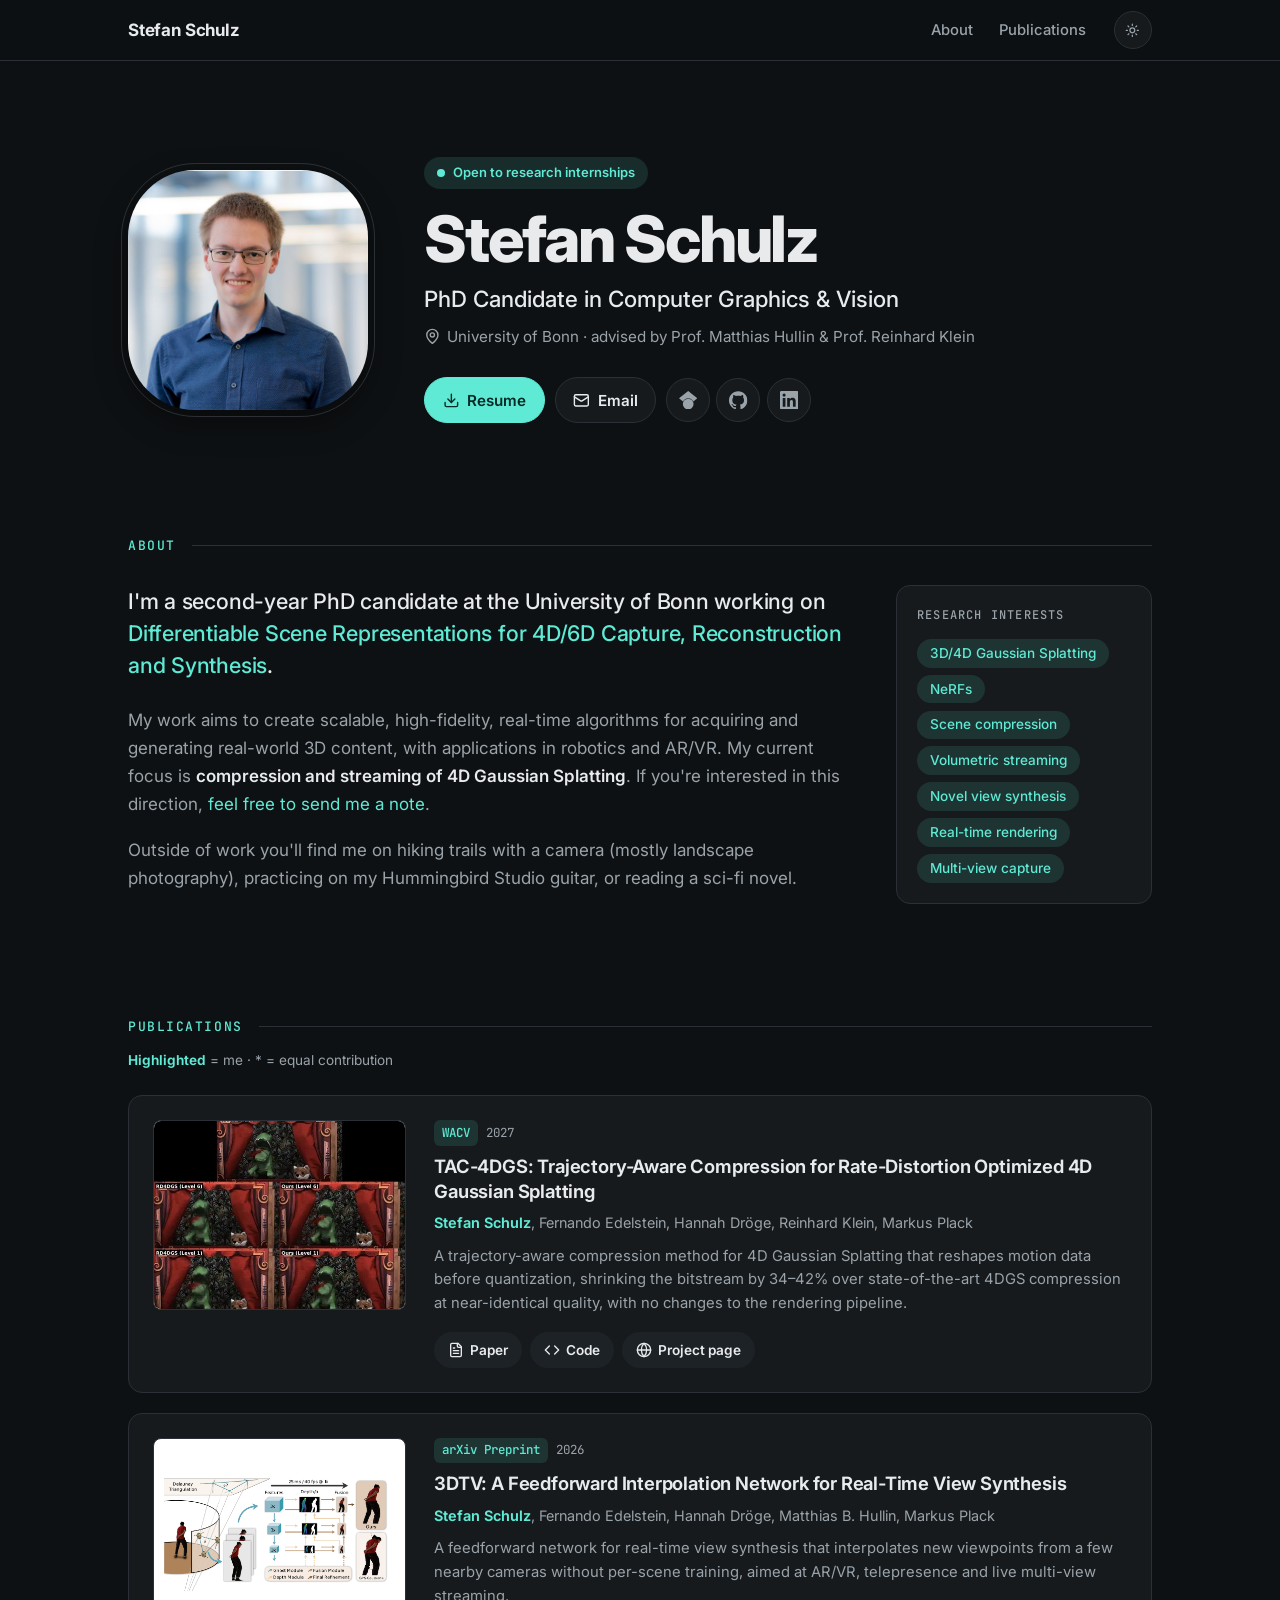
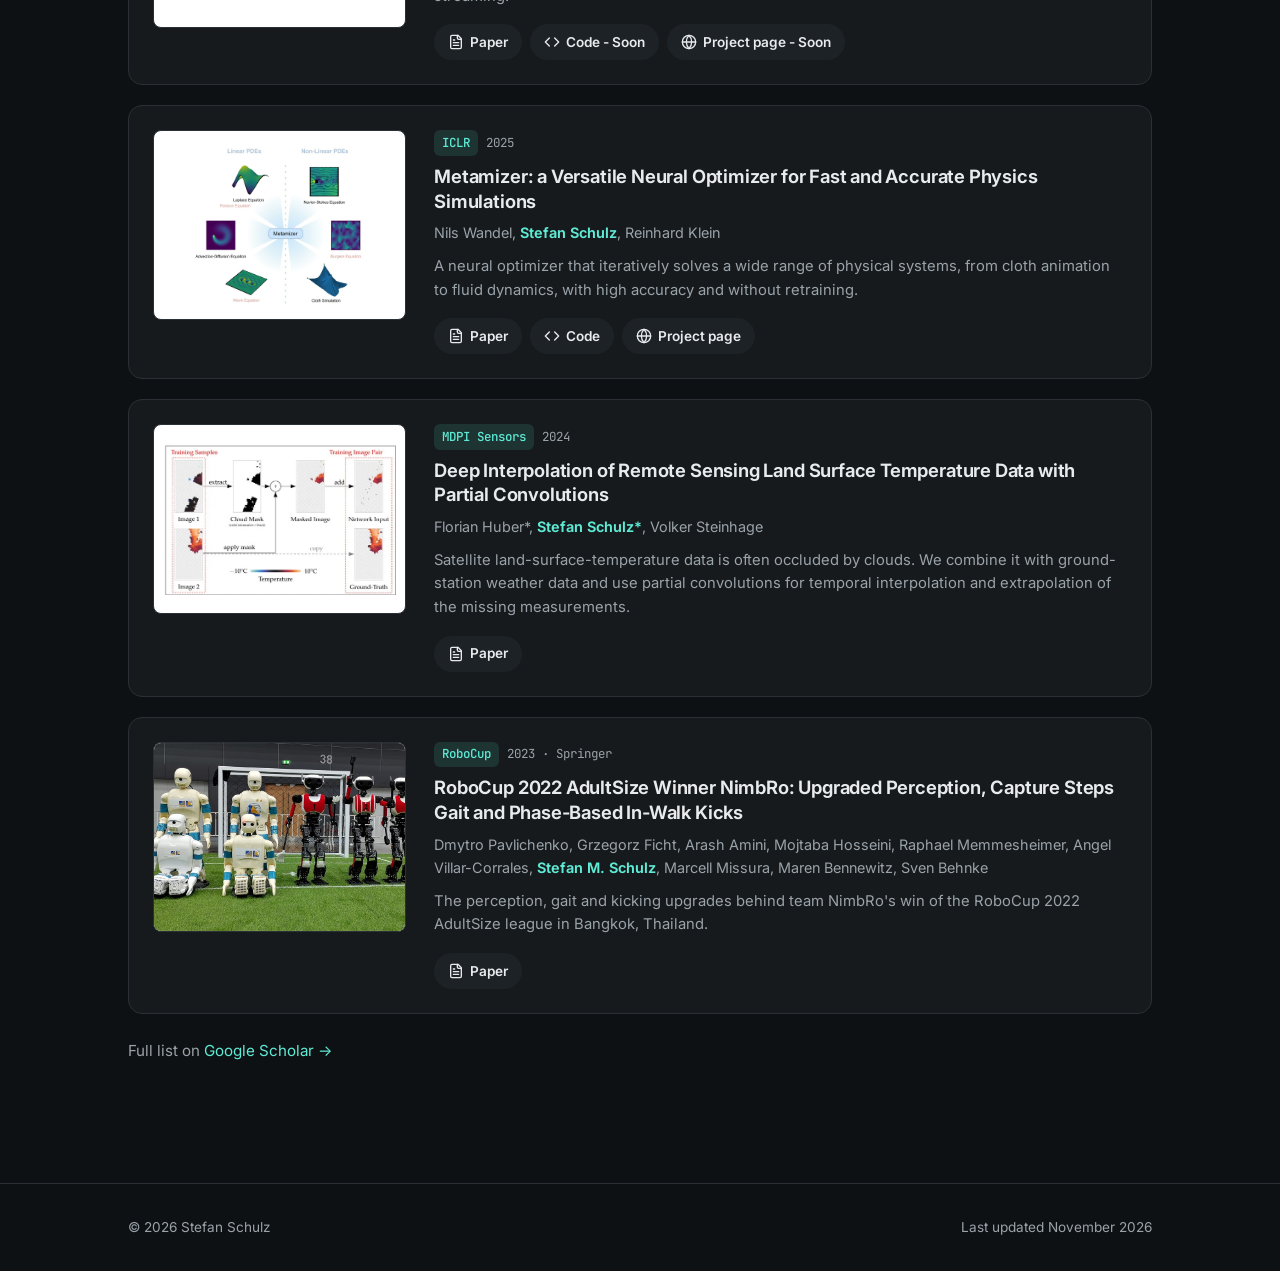
<file: index.html>
<!DOCTYPE html>
<html lang="en" data-theme="dark">
<head>
    <meta charset="UTF-8">
    <meta name="viewport" content="width=device-width, initial-scale=1.0, viewport-fit=cover">
    <title>Stefan Schulz · PhD Candidate, University of Bonn</title>
    <meta name="description" content="Stefan Schulz is a PhD candidate at the University of Bonn working on differentiable scene representations for 4D capture, reconstruction and synthesis in computer graphics and vision.">
    <meta name="author" content="Stefan Schulz">
    <meta name="theme-color" content="#0e1113">

    <!-- Link previews (Slack, LinkedIn, X, ...) -->
    <meta property="og:type" content="profile">
    <meta property="og:title" content="Stefan Schulz · PhD Candidate in Computer Graphics & Vision">
    <meta property="og:description" content="Differentiable scene representations for 4D capture, reconstruction and synthesis. University of Bonn.">
    <meta property="og:url" content="https://stefanmschulz.github.io/">
    <meta property="og:image" content="https://stefanmschulz.github.io/assets/web/profile.jpg">
    <meta name="twitter:card" content="summary">

    <link rel="icon" href="data:image/svg+xml,%3Csvg xmlns='http://www.w3.org/2000/svg' viewBox='0 0 64 64'%3E%3Crect width='64' height='64' rx='14' fill='%230f766e'/%3E%3Ctext x='50%25' y='54%25' dominant-baseline='middle' text-anchor='middle' font-family='Arial,sans-serif' font-weight='700' font-size='28' fill='white'%3ESS%3C/text%3E%3C/svg%3E">

    <link rel="preconnect" href="https://fonts.googleapis.com">
    <link rel="preconnect" href="https://fonts.gstatic.com" crossorigin>
    <link href="https://fonts.googleapis.com/css2?family=Inter:wght@400;500;600;700;800&family=JetBrains+Mono:wght@500&display=swap" rel="stylesheet">
    <link rel="stylesheet" href="styles.css">

    <!-- Dark by default; apply a saved choice before first paint to avoid a flash -->
    <script>
        try {
            var t = localStorage.getItem('theme');
            if (t === 'light' || t === 'dark') document.documentElement.dataset.theme = t;
        } catch (e) {}
    </script>

    <!-- Structured data: helps search engines connect this page to your profiles -->
    <script type="application/ld+json">
    {
        "@context": "https://schema.org",
        "@type": "Person",
        "name": "Stefan Schulz",
        "url": "https://stefanmschulz.github.io/",
        "image": "https://stefanmschulz.github.io/assets/web/profile.jpg",
        "jobTitle": "PhD Candidate",
        "affiliation": { "@type": "CollegeOrUniversity", "name": "University of Bonn" },
        "knowsAbout": ["Computer Graphics", "Computer Vision", "Neural Rendering", "3D Reconstruction", "Gaussian Splatting"],
        "sameAs": [
            "https://github.com/StefanMSchulz",
            "https://scholar.google.com/citations?user=WEFLPx4AAAAJ",
            "https://www.linkedin.com/in/stefan-m-schulz"
        ]
    }
    </script>
</head>
<body>

    <!-- Icon sprite (replaces the Font Awesome download) -->
    <svg class="sprite" aria-hidden="true" xmlns="http://www.w3.org/2000/svg">
        <symbol id="i-mail" viewBox="0 0 24 24"><rect width="20" height="16" x="2" y="4" rx="2"/><path d="m22 7-8.97 5.7a1.94 1.94 0 0 1-2.06 0L2 7"/></symbol>
        <symbol id="i-download" viewBox="0 0 24 24"><path d="M21 15v4a2 2 0 0 1-2 2H5a2 2 0 0 1-2-2v-4"/><path d="m7 10 5 5 5-5"/><path d="M12 15V3"/></symbol>
        <symbol id="i-file" viewBox="0 0 24 24"><path d="M15 2H6a2 2 0 0 0-2 2v16a2 2 0 0 0 2 2h12a2 2 0 0 0 2-2V7Z"/><path d="M14 2v4a2 2 0 0 0 2 2h4"/><path d="M16 13H8"/><path d="M16 17H8"/><path d="M10 9H8"/></symbol>
        <symbol id="i-code" viewBox="0 0 24 24"><path d="m16 18 6-6-6-6"/><path d="m8 6-6 6 6 6"/></symbol>
        <symbol id="i-globe" viewBox="0 0 24 24"><circle cx="12" cy="12" r="10"/><path d="M12 2a14.5 14.5 0 0 0 0 20 14.5 14.5 0 0 0 0-20"/><path d="M2 12h20"/></symbol>
        <symbol id="i-pin" viewBox="0 0 24 24"><path d="M20 10c0 6-8 12-8 12s-8-6-8-12a8 8 0 0 1 16 0Z"/><circle cx="12" cy="10" r="3"/></symbol>
        <symbol id="i-sun" viewBox="0 0 24 24"><circle cx="12" cy="12" r="4"/><path d="M12 2v2M12 20v2M4.93 4.93l1.41 1.41M17.66 17.66l1.41 1.41M2 12h2M20 12h2M6.34 17.66l-1.41 1.41M19.07 4.93l-1.41 1.41"/></symbol>
        <symbol id="i-moon" viewBox="0 0 24 24"><path d="M12 3a6 6 0 0 0 9 9 9 9 0 1 1-9-9Z"/></symbol>
        <symbol id="i-github" viewBox="0 0 24 24"><path fill="currentColor" stroke="none" d="M12 .297c-6.63 0-12 5.373-12 12 0 5.303 3.438 9.8 8.205 11.385.6.113.82-.258.82-.577 0-.285-.01-1.04-.015-2.04-3.338.724-4.042-1.61-4.042-1.61C4.422 18.07 3.633 17.7 3.633 17.7c-1.087-.744.084-.729.084-.729 1.205.084 1.838 1.236 1.838 1.236 1.07 1.835 2.809 1.305 3.495.998.108-.776.417-1.305.76-1.605-2.665-.3-5.466-1.332-5.466-5.93 0-1.31.465-2.38 1.235-3.22-.135-.303-.54-1.523.105-3.176 0 0 1.005-.322 3.3 1.23.96-.267 1.98-.399 3-.405 1.02.006 2.04.138 3 .405 2.28-1.552 3.285-1.23 3.285-1.23.645 1.653.24 2.873.12 3.176.765.84 1.23 1.91 1.23 3.22 0 4.61-2.805 5.625-5.475 5.92.42.36.81 1.096.81 2.22 0 1.606-.015 2.896-.015 3.286 0 .315.21.69.825.57C20.565 22.092 24 17.592 24 12.297c0-6.627-5.373-12-12-12"/></symbol>
        <symbol id="i-scholar" viewBox="0 0 24 24"><path fill="currentColor" stroke="none" d="M5.242 13.769 0 9.5 12 0l12 9.5-5.242 4.269C17.548 11.249 14.978 9.5 12 9.5c-2.977 0-5.548 1.748-6.758 4.269zM12 10a7 7 0 1 0 0 14 7 7 0 0 0 0-14z"/></symbol>
        <symbol id="i-linkedin" viewBox="0 0 24 24"><path fill="currentColor" stroke="none" d="M20.447 20.452h-3.554v-5.569c0-1.328-.027-3.037-1.852-3.037-1.853 0-2.136 1.445-2.136 2.939v5.667H9.351V9h3.414v1.561h.046c.477-.93 1.637-1.84 3.37-1.84 3.601 0 4.267 2.37 4.267 4.455v6.286zM5.337 7.433a2.062 2.062 0 1 1 0-4.125 2.062 2.062 0 0 1 0 4.125zm1.782 13.019H3.555V9h3.564v11.452zM22.225 0H1.771C.792 0 0 .774 0 1.729v20.542C0 23.227.792 24 1.771 24h20.451C23.2 24 24 23.227 24 22.271V1.729C24 .774 23.2 0 22.222 0h.003z"/></symbol>
    </svg>

    <a class="skip-link" href="#main">Skip to content</a>

    <header class="site-header">
        <div class="container header-inner">
            <a href="#top" class="brand">Stefan Schulz</a>
            <nav class="site-nav" aria-label="Main">
                <a href="#about">About</a>
                <a href="#publications">Publications</a>
            </nav>
            <button class="theme-toggle" type="button" aria-label="Toggle dark mode">
                <svg class="icon icon-moon"><use href="#i-moon"/></svg>
                <svg class="icon icon-sun"><use href="#i-sun"/></svg>
            </button>
        </div>
    </header>

    <main id="main">

        <!-- ============ HERO ============ -->
        <section id="top" class="hero container">
            <img src="assets/web/profile.jpg" width="640" height="640" alt="Portrait of Stefan Schulz" class="hero-photo" fetchpriority="high">

            <div class="hero-text">
                <p class="status"><span class="status-dot" aria-hidden="true"></span>Open to research internships</p>
                <h1>Stefan Schulz</h1>
                <p class="role">PhD Candidate in Computer Graphics &amp; Vision</p>
                <p class="affiliation">
                    <svg class="icon"><use href="#i-pin"/></svg>
                    University of Bonn · advised by Prof. Matthias Hullin & Prof. Reinhard Klein
                </p>

                <div class="hero-actions">
                    <a href="certificates/Resume.pdf" target="_blank" rel="noopener" class="btn btn-primary">
                        <svg class="icon"><use href="#i-download"/></svg> Resume
                    </a>
                    <a href="mailto:stefanm.schulz@t-online.de" class="btn">
                        <svg class="icon"><use href="#i-mail"/></svg> Email
                    </a>
                    <div class="socials">
                        <a href="https://scholar.google.com/citations?user=WEFLPx4AAAAJ&amp;hl=en" target="_blank" rel="noopener" class="icon-btn" aria-label="Google Scholar" title="Google Scholar">
                            <svg class="icon"><use href="#i-scholar"/></svg>
                        </a>
                        <a href="https://github.com/StefanMSchulz" target="_blank" rel="noopener" class="icon-btn" aria-label="GitHub" title="GitHub">
                            <svg class="icon"><use href="#i-github"/></svg>
                        </a>
                        <a href="https://www.linkedin.com/in/stefan-m-schulz" target="_blank" rel="noopener" class="icon-btn" aria-label="LinkedIn" title="LinkedIn">
                            <svg class="icon"><use href="#i-linkedin"/></svg>
                        </a>
                    </div>
                </div>
            </div>
        </section>

        <!-- ============ ABOUT ============ -->
        <section id="about" class="section container">
            <h2 class="section-label">About</h2>
            <div class="about-grid">
                <div class="prose">
                    <p class="lead">
                        I'm a second-year PhD candidate at the University of Bonn working on
                        <em>Differentiable Scene Representations for 4D/6D Capture, Reconstruction and Synthesis</em>.
                    </p>
                    <p>
                        My work aims to create scalable, high-fidelity, real-time algorithms for acquiring and generating
                        real-world 3D content, with applications in robotics and AR/VR. My current focus is
                        <strong>compression and streaming of 4D Gaussian Splatting</strong>. If you're interested in this direction,
                        <a href="mailto:stefanm.schulz@t-online.de">feel free to send me a note</a>.
                    </p>
                    <p>
                        Outside of work you'll find me on hiking trails with a camera (mostly landscape photography),
                        practicing on my Hummingbird Studio guitar, or reading a sci-fi novel.
                    </p>
                </div>
                <div class="interests">
                    <h3 class="interests-label">Research interests</h3>
                    <ul class="tags">
                        <li>3D/4D Gaussian Splatting</li>
                        <li>NeRFs</li>
                        <li>Scene compression</li>
                        <li>Volumetric streaming</li>
                        <li>Novel view synthesis</li>
                        <li>Real-time rendering</li>
                        <li>Multi-view capture</li>
                    </ul>
                </div>
            </div>
        </section>

        <!-- ============ PUBLICATIONS ============ -->
        <section id="publications" class="section container">
            <h2 class="section-label">Publications</h2>
            <p class="section-note"><span class="me">Highlighted</span> = me · * = equal contribution</p>

            <ol class="pub-list">
                <li class="pub">
                    <a class="pub-thumb pub-thumb-photo" href="https://stefanmschulz.github.io/TAC-4DGS_webpage/" target="_blank" rel="noopener" tabindex="-1" aria-hidden="true">
                        <img src="assets/web/tac4dgs.webp" width="500" height="398" loading="lazy" alt="">
                    </a>
                    <div class="pub-body">
                        <p class="pub-venue"><span class="venue-tag">WACV</span> 2027</p>
                        <h3 class="pub-title">TAC-4DGS: Trajectory-Aware Compression for Rate-Distortion Optimized 4D Gaussian Splatting</h3>
                        <p class="pub-authors"><span class="me">Stefan Schulz</span>, Fernando Edelstein, Hannah Dröge, Reinhard Klein, Markus Plack</p>
                        <p class="pub-summary">
                            A trajectory-aware compression method for 4D Gaussian Splatting that reshapes 
                            motion data before quantization, shrinking the bitstream by 34–42% over state-of-the-art 
                            4DGS compression at near-identical quality, with no changes to the rendering pipeline.  
                        </p>
                        <div class="pub-links">
                            <a href="https://stefanmschulz.github.io/certificates/tac4dgs.pdf" target="_blank" rel="noopener"><svg class="icon"><use href="#i-file"/></svg>Paper</a>
                            <a href="https://github.com/StefanMSchulz/TAC-4DGS" target="_blank" rel="noopener"><svg class="icon"><use href="#i-code"/></svg>Code</a>
                            <a href="https://stefanmschulz.github.io/TAC-4DGS_webpage/" target="_blank" rel="noopener"><svg class="icon"><use href="#i-globe"/></svg>Project page</a>
                        </div>
                    </div>
                </li>

                <li class="pub">
                    <a class="pub-thumb" href="https://stefanmschulz.github.io/TAC-4DGS_webpage/" target="_blank" rel="noopener" tabindex="-1" aria-hidden="true">
                        <img src="assets/web/3dtv.png" width="960" height="901" loading="lazy" alt="">
                    </a>
                    <div class="pub-body">
                        <p class="pub-venue"><span class="venue-tag">arXiv Preprint</span> 2026</p>
                        <h3 class="pub-title">3DTV: A Feedforward Interpolation Network for Real-Time View Synthesis</h3>
                        <p class="pub-authors"><span class="me">Stefan Schulz</span>, Fernando Edelstein, Hannah Dröge, Matthias B. Hullin, Markus Plack</p>
                        <p class="pub-summary">
                            A feedforward network for real-time view synthesis that interpolates new viewpoints 
                            from a few nearby cameras without per-scene training, aimed at AR/VR, telepresence 
                            and live multi-view streaming.
                        </p>
                        <div class="pub-links">
                            <a href="https://arxiv.org/pdf/2604.11211" target="_blank" rel="noopener"><svg class="icon"><use href="#i-file"/></svg>Paper</a>
                            <a href="https://github.com/StefanMSchulz/3DTV" target="_blank" rel="noopener"><svg class="icon"><use href="#i-code"/></svg>Code - Soon</a>
                            <a href="https://stefanmschulz.github.io/3DTV_webpage/" target="_blank" rel="noopener"><svg class="icon"><use href="#i-globe"/></svg>Project page - Soon</a>
                        </div>
                    </div>
                </li>

                <li class="pub">
                    <a class="pub-thumb" href="https://wandeln.github.io/Metamizer_webpage/" target="_blank" rel="noopener" tabindex="-1" aria-hidden="true">
                        <img src="assets/web/metamizer.jpg" width="960" height="901" loading="lazy" alt="">
                    </a>
                    <div class="pub-body">
                        <p class="pub-venue"><span class="venue-tag">ICLR</span> 2025</p>
                        <h3 class="pub-title">Metamizer: a Versatile Neural Optimizer for Fast and Accurate Physics Simulations</h3>
                        <p class="pub-authors">Nils Wandel, <span class="me">Stefan Schulz</span>, Reinhard Klein</p>
                        <p class="pub-summary">
                            A neural optimizer that iteratively solves a wide range of physical systems, from cloth
                            animation to fluid dynamics, with high accuracy and without retraining.
                        </p>
                        <div class="pub-links">
                            <a href="https://arxiv.org/pdf/2410.19746" target="_blank" rel="noopener"><svg class="icon"><use href="#i-file"/></svg>Paper</a>
                            <a href="https://github.com/wandeln/Metamizer" target="_blank" rel="noopener"><svg class="icon"><use href="#i-code"/></svg>Code</a>
                            <a href="https://wandeln.github.io/Metamizer_webpage/" target="_blank" rel="noopener"><svg class="icon"><use href="#i-globe"/></svg>Project page</a>
                        </div>
                    </div>
                </li>

                <li class="pub">
                    <a class="pub-thumb" href="https://www.mdpi.com/1424-8220/24/5/1604" target="_blank" rel="noopener" tabindex="-1" aria-hidden="true">
                        <img src="assets/web/partialconv.png" width="546" height="357" loading="lazy" alt="">
                    </a>
                    <div class="pub-body">
                        <p class="pub-venue"><span class="venue-tag">MDPI Sensors</span> 2024</p>
                        <h3 class="pub-title">Deep Interpolation of Remote Sensing Land Surface Temperature Data with Partial Convolutions</h3>
                        <p class="pub-authors">Florian Huber*, <span class="me">Stefan Schulz*</span>, Volker Steinhage</p>
                        <p class="pub-summary">
                            Satellite land-surface-temperature data is often occluded by clouds. We combine it with
                            ground-station weather data and use partial convolutions for temporal interpolation and
                            extrapolation of the missing measurements.
                        </p>
                        <div class="pub-links">
                            <a href="https://www.mdpi.com/1424-8220/24/5/1604" target="_blank" rel="noopener"><svg class="icon"><use href="#i-file"/></svg>Paper</a>
                        </div>
                    </div>
                </li>

                <li class="pub">
                    <a class="pub-thumb pub-thumb-photo" href="https://arxiv.org/abs/2302.02956" target="_blank" rel="noopener" tabindex="-1" aria-hidden="true">
                        <img src="assets/web/robocup.jpg" width="960" height="583" loading="lazy" alt="">
                    </a>
                    <div class="pub-body">
                        <p class="pub-venue"><span class="venue-tag">RoboCup</span> 2023 · Springer</p>
                        <h3 class="pub-title">RoboCup 2022 AdultSize Winner NimbRo: Upgraded Perception, Capture Steps Gait and Phase-Based In-Walk Kicks</h3>
                        <p class="pub-authors">
                            Dmytro Pavlichenko, Grzegorz Ficht, Arash Amini, Mojtaba Hosseini, Raphael Memmesheimer,
                            Angel Villar-Corrales, <span class="me">Stefan M. Schulz</span>, Marcell Missura,
                            Maren Bennewitz, Sven Behnke
                        </p>
                        <p class="pub-summary">
                            The perception, gait and kicking upgrades behind team NimbRo's win of the RoboCup 2022
                            AdultSize league in Bangkok, Thailand.
                        </p>
                        <div class="pub-links">
                            <a href="https://arxiv.org/pdf/2302.02956" target="_blank" rel="noopener"><svg class="icon"><use href="#i-file"/></svg>Paper</a>
                        </div>
                    </div>
                </li>
            </ol>

            <p class="more-link">
                Full list on <a href="https://scholar.google.com/citations?user=WEFLPx4AAAAJ&amp;hl=en" target="_blank" rel="noopener">Google Scholar →</a>
            </p>
        </section>
    </main>

    <footer class="site-footer">
        <div class="container footer-inner">
            <span>© 2026 Stefan Schulz</span>
            <span>Last updated November 2026</span>
        </div>
    </footer>

    <script>
        // Theme toggle: dark by default until the visitor picks one.
        (function () {
            var root = document.documentElement;
            var btn = document.querySelector('.theme-toggle');
            btn.addEventListener('click', function () {
                var current = root.dataset.theme ||
                    (matchMedia('(prefers-color-scheme: dark)').matches ? 'dark' : 'light');
                var next = current === 'dark' ? 'light' : 'dark';
                root.dataset.theme = next;
                try { localStorage.setItem('theme', next); } catch (e) {}
            });
        })();
    </script>
</body>
</html>
</file>
<file: styles.css>
/* ==========================================================================
   Stefan Schulz · personal site
   Light/dark via system preference, overridable with the header toggle
   (sets <html data-theme="light|dark">). The previous design lives in /legacy.
   ========================================================================== */

:root {
    --bg: #f7f7f5;
    --surface: #ffffff;
    --surface-2: #f0f0ec;
    --text: #1b1f22;
    --text-muted: #5b636a;
    --border: #e3e3de;
    --accent: #0f766e;
    --accent-strong: #0b5e57;
    --accent-soft: #e0f2ef;
    --accent-contrast: #ffffff;
    --me: #0f766e;
    --shadow: 0 1px 2px rgba(16, 24, 32, .04), 0 4px 16px rgba(16, 24, 32, .06);
    --shadow-hover: 0 2px 4px rgba(16, 24, 32, .06), 0 12px 32px rgba(16, 24, 32, .10);
    --header-bg: rgba(247, 247, 245, .8);

    --radius: 14px;
    --radius-sm: 8px;
    --container: 68rem;
    --gutter: clamp(1rem, 4vw, 2rem);
    --font-sans: 'Inter', system-ui, -apple-system, 'Segoe UI', Roboto, sans-serif;
    --font-mono: 'JetBrains Mono', ui-monospace, 'SF Mono', Consolas, monospace;

    color-scheme: light;
}

/* Dark palette: once for the system setting, once for an explicit choice */
@media (prefers-color-scheme: dark) {
    :root:not([data-theme="light"]) {
        --bg: #0e1113;
        --surface: #161a1d;
        --surface-2: #1d2226;
        --text: #e8eaec;
        --text-muted: #9aa3aa;
        --border: #2a3035;
        --accent: #5eead4;
        --accent-strong: #99f6e4;
        --accent-soft: rgba(94, 234, 212, .12);
        --accent-contrast: #062b27;
        --me: #5eead4;
        --shadow: 0 1px 2px rgba(0, 0, 0, .3);
        --shadow-hover: 0 12px 32px rgba(0, 0, 0, .45);
        --header-bg: rgba(14, 17, 19, .75);
        color-scheme: dark;
    }
}
:root[data-theme="dark"] {
    --bg: #0e1113;
    --surface: #161a1d;
    --surface-2: #1d2226;
    --text: #e8eaec;
    --text-muted: #9aa3aa;
    --border: #2a3035;
    --accent: #5eead4;
    --accent-strong: #99f6e4;
    --accent-soft: rgba(94, 234, 212, .12);
    --accent-contrast: #062b27;
    --me: #5eead4;
    --shadow: 0 1px 2px rgba(0, 0, 0, .3);
    --shadow-hover: 0 12px 32px rgba(0, 0, 0, .45);
    --header-bg: rgba(14, 17, 19, .75);
    color-scheme: dark;
}

/* ---------- Base ---------- */
*, *::before, *::after { box-sizing: border-box; }

html {
    scroll-behavior: smooth;
    scroll-padding-top: 5rem;
    -webkit-text-size-adjust: 100%;
}

body {
    margin: 0;
    font-family: var(--font-sans);
    font-size: clamp(1rem, .96rem + .2vw, 1.0625rem);
    line-height: 1.65;
    color: var(--text);
    background: var(--bg);
    -webkit-font-smoothing: antialiased;
    text-rendering: optimizeLegibility;
    transition: background-color .25s, color .25s;
}

img { max-width: 100%; height: auto; display: block; }

a { color: var(--accent); text-decoration: none; }
a:hover { text-decoration: underline; text-underline-offset: 3px; }

:focus-visible {
    outline: 2px solid var(--accent);
    outline-offset: 3px;
    border-radius: 4px;
}

.container {
    width: 100%;
    max-width: var(--container);
    margin-inline: auto;
    padding-inline: max(var(--gutter), env(safe-area-inset-left, 0px));
}

.sprite { position: absolute; width: 0; height: 0; overflow: hidden; }

.icon {
    width: 1.1em;
    height: 1.1em;
    flex-shrink: 0;
    fill: none;
    stroke: currentColor;
    stroke-width: 2;
    stroke-linecap: round;
    stroke-linejoin: round;
}

.skip-link {
    position: absolute;
    left: 1rem;
    top: -3rem;
    z-index: 100;
    padding: .5rem 1rem;
    background: var(--accent);
    color: var(--accent-contrast);
    border-radius: var(--radius-sm);
}
.skip-link:focus { top: 1rem; }

/* ---------- Header ---------- */
.site-header {
    position: sticky;
    top: 0;
    z-index: 50;
    padding-top: env(safe-area-inset-top, 0px);
    background: var(--header-bg);
    backdrop-filter: saturate(180%) blur(12px);
    -webkit-backdrop-filter: saturate(180%) blur(12px);
    border-bottom: 1px solid var(--border);
}

.header-inner {
    display: flex;
    align-items: center;
    gap: 1rem;
    height: 3.75rem;
}

.brand {
    font-weight: 700;
    letter-spacing: -.01em;
    color: var(--text);
    white-space: nowrap;
}
.brand:hover { text-decoration: none; color: var(--accent); }

.site-nav {
    display: flex;
    gap: .25rem;
    margin-left: auto;
    overflow-x: auto;
    scrollbar-width: none;
}
.site-nav::-webkit-scrollbar { display: none; }

.site-nav a {
    color: var(--text-muted);
    font-size: .925rem;
    font-weight: 500;
    padding: .4rem .7rem;
    border-radius: 999px;
    white-space: nowrap;
    transition: color .15s, background-color .15s;
}
.site-nav a:hover { color: var(--text); background: var(--surface-2); text-decoration: none; }

.theme-toggle {
    display: grid;
    place-items: center;
    width: 2.4rem;
    height: 2.4rem;
    flex-shrink: 0;
    border: 1px solid var(--border);
    border-radius: 999px;
    background: var(--surface);
    color: var(--text-muted);
    cursor: pointer;
    transition: color .15s, border-color .15s;
}
.theme-toggle:hover { color: var(--accent); border-color: var(--accent); }
.theme-toggle .icon { grid-area: 1 / 1; }

/* Show the moon in light mode, the sun in dark mode */
.icon-sun { display: none; }
:root[data-theme="dark"] .icon-sun { display: block; }
:root[data-theme="dark"] .icon-moon { display: none; }
@media (prefers-color-scheme: dark) {
    :root:not([data-theme="light"]) .icon-sun { display: block; }
    :root:not([data-theme="light"]) .icon-moon { display: none; }
}

/* ---------- Hero ---------- */
.hero {
    display: grid;
    grid-template-columns: auto 1fr;
    align-items: center;
    gap: clamp(1.5rem, 5vw, 3.5rem);
    padding-block: clamp(3rem, 8vw, 6rem) clamp(2rem, 5vw, 3.5rem);
}

.hero-photo {
    width: clamp(9rem, 22vw, 15rem);
    aspect-ratio: 1;
    object-fit: cover;
    border-radius: 28%;
    box-shadow: var(--shadow-hover);
    outline: 1px solid var(--border);
    outline-offset: 6px;
}

.status {
    display: inline-flex;
    align-items: center;
    gap: .5rem;
    margin: 0 0 1rem;
    padding: .3rem .8rem;
    font-size: .8125rem;
    font-weight: 600;
    color: var(--accent);
    background: var(--accent-soft);
    border-radius: 999px;
}
.status-dot {
    width: .5rem;
    height: .5rem;
    border-radius: 50%;
    background: currentColor;
    box-shadow: 0 0 0 0 currentColor;
    animation: pulse 2.4s ease-out infinite;
}
@keyframes pulse {
    0%   { box-shadow: 0 0 0 0 color-mix(in srgb, currentColor 55%, transparent); }
    70%  { box-shadow: 0 0 0 .5rem transparent; }
    100% { box-shadow: 0 0 0 0 transparent; }
}

h1 {
    margin: 0;
    font-size: clamp(2.25rem, 1.6rem + 3.2vw, 4rem);
    font-weight: 800;
    line-height: 1.05;
    letter-spacing: -.035em;
}

.role {
    margin: .6rem 0 .35rem;
    font-size: clamp(1.1rem, 1rem + .6vw, 1.4rem);
    font-weight: 500;
    color: var(--text);
}

.affiliation {
    display: flex;
    align-items: center;
    gap: .4rem;
    margin: 0;
    color: var(--text-muted);
    font-size: .95rem;
}

.hero-actions {
    display: flex;
    flex-wrap: wrap;
    align-items: center;
    gap: .6rem;
    margin-top: 1.75rem;
}

.btn {
    display: inline-flex;
    align-items: center;
    gap: .5rem;
    min-height: 2.75rem;
    padding: .6rem 1.1rem;
    font-weight: 600;
    font-size: .95rem;
    color: var(--text);
    background: var(--surface);
    border: 1px solid var(--border);
    border-radius: 999px;
    transition: transform .15s, border-color .15s, background-color .15s, color .15s;
}
.btn:hover { text-decoration: none; border-color: var(--accent); color: var(--accent); transform: translateY(-1px); }

.btn-primary {
    color: var(--accent-contrast);
    background: var(--accent);
    border-color: var(--accent);
}
.btn-primary:hover { color: var(--accent-contrast); background: var(--accent-strong); border-color: var(--accent-strong); }

.socials { display: flex; gap: .4rem; }

.icon-btn {
    display: grid;
    place-items: center;
    width: 2.75rem;
    height: 2.75rem;
    color: var(--text-muted);
    border: 1px solid var(--border);
    border-radius: 999px;
    background: var(--surface);
    transition: color .15s, border-color .15s, transform .15s;
}
.icon-btn:hover { color: var(--accent); border-color: var(--accent); transform: translateY(-1px); }
.icon-btn .icon { width: 1.15rem; height: 1.15rem; }

/* ---------- Sections ---------- */
.section { padding-block: clamp(2rem, 5vw, 3.5rem); }

.section-label {
    display: flex;
    align-items: center;
    gap: 1rem;
    margin: 0 0 1.75rem;
    font-family: var(--font-mono);
    font-size: .8125rem;
    font-weight: 500;
    text-transform: uppercase;
    letter-spacing: .12em;
    color: var(--accent);
}
.section-label::after {
    content: "";
    flex: 1;
    height: 1px;
    background: var(--border);
}

.prose p:last-child { margin-bottom: 0; }
.prose p { margin: 0 0 1.1em; color: var(--text-muted); }
.prose .lead {
    font-size: clamp(1.15rem, 1.05rem + .5vw, 1.35rem);
    line-height: 1.5;
    color: var(--text);
    font-weight: 500;
    letter-spacing: -.01em;
}
.prose em { font-style: normal; color: var(--accent); }
.prose strong { color: var(--text); font-weight: 600; }

/* ---------- About: bio + research-interest sidebar ---------- */
.about-grid {
    display: grid;
    grid-template-columns: minmax(0, 1fr) 16rem;
    gap: clamp(1.5rem, 4vw, 3rem);
    align-items: start;
}

.interests {
    padding: 1.25rem;
    background: var(--surface);
    border: 1px solid var(--border);
    border-radius: var(--radius);
}

.interests-label {
    margin: 0 0 .85rem;
    font-family: var(--font-mono);
    font-size: .75rem;
    font-weight: 500;
    text-transform: uppercase;
    letter-spacing: .1em;
    color: var(--text-muted);
}

.tags {
    display: flex;
    flex-wrap: wrap;
    gap: .45rem;
    margin: 0;
    padding: 0;
    list-style: none;
}
.tags li {
    padding: .3rem .8rem;
    font-size: .85rem;
    font-weight: 500;
    line-height: 1.4;
    color: var(--accent);
    background: var(--accent-soft);
    border-radius: 999px;
}

/* Tablet and below: sidebar moves under the text */
@media (max-width: 860px) {
    .about-grid { grid-template-columns: 1fr; }
}

/* ---------- Publications ---------- */
.section-note {
    margin: -1rem 0 1.5rem;
    font-size: .85rem;
    color: var(--text-muted);
}

.pub-list {
    list-style: none;
    margin: 0;
    padding: 0;
    display: grid;
    gap: 1.25rem;
}

.pub {
    display: grid;
    grid-template-columns: clamp(12rem, 26%, 17rem) 1fr;
    gap: clamp(1rem, 3vw, 1.75rem);
    padding: clamp(1rem, 2.5vw, 1.5rem);
    background: var(--surface);
    border: 1px solid var(--border);
    border-radius: var(--radius);
    transition: box-shadow .2s, border-color .2s;
}
.pub:hover { box-shadow: var(--shadow-hover); }

/* Paper figures have white backgrounds, so they sit on a white tile in both themes */
.pub-thumb {
    position: relative;
    display: block;
    aspect-ratio: 4 / 3;
    align-self: start;
    background: #fff;
    border: 1px solid var(--border);
    border-radius: var(--radius-sm);
    overflow: hidden;
}
/* Pinned inside the box so any figure shape is scaled down and centred, never cropped */
.pub-thumb img {
    position: absolute;
    inset: .6rem;
    width: calc(100% - 1.2rem);
    height: calc(100% - 1.2rem);
    max-width: none;
    object-fit: contain;
    object-position: center;
    transition: transform .35s ease;
}
.pub-thumb-photo img { inset: 0; width: 100%; height: 100%; object-fit: cover; }
.pub:hover .pub-thumb img { transform: scale(1.03); }

.pub-body { display: flex; flex-direction: column; min-width: 0; }

.pub-venue {
    display: flex;
    align-items: center;
    gap: .5rem;
    margin: 0 0 .5rem;
    font-family: var(--font-mono);
    font-size: .78rem;
    color: var(--text-muted);
}
.venue-tag {
    padding: .15rem .5rem;
    font-weight: 500;
    color: var(--accent);
    background: var(--accent-soft);
    border-radius: 6px;
}

.pub-title {
    margin: 0 0 .5rem;
    font-size: clamp(1.02rem, .98rem + .25vw, 1.15rem);
    font-weight: 650;
    line-height: 1.35;
    letter-spacing: -.01em;
}

.pub-authors {
    margin: 0 0 .6rem;
    font-size: .9rem;
    color: var(--text-muted);
}
.me { color: var(--me); font-weight: 650; }

.pub-summary {
    margin: 0 0 1rem;
    font-size: .925rem;
    line-height: 1.6;
    color: var(--text-muted);
}

.pub-links {
    display: flex;
    flex-wrap: wrap;
    gap: .5rem;
    margin-top: auto;
}
.pub-links a {
    display: inline-flex;
    align-items: center;
    gap: .4rem;
    min-height: 2.25rem;
    padding: .35rem .8rem;
    font-size: .85rem;
    font-weight: 600;
    color: var(--text);
    background: var(--surface-2);
    border: 1px solid transparent;
    border-radius: 999px;
    transition: color .15s, border-color .15s, background-color .15s;
}
.pub-links a:hover { text-decoration: none; color: var(--accent); border-color: var(--accent); background: var(--surface); }
.pub-links .icon { width: 1rem; height: 1rem; }

.more-link { margin: 1.5rem 0 0; font-size: .95rem; color: var(--text-muted); }

/* ---------- Footer ---------- */
.site-footer {
    margin-top: clamp(2rem, 6vw, 4rem);
    padding-block: 2rem calc(2rem + env(safe-area-inset-bottom, 0px));
    border-top: 1px solid var(--border);
    font-size: .85rem;
    color: var(--text-muted);
}
.footer-inner {
    display: flex;
    flex-wrap: wrap;
    justify-content: space-between;
    gap: .5rem 1.5rem;
}

/* ==========================================================================
   Responsive
   ========================================================================== */

/* Tablet / small laptop: stack publication thumbnails above text */
@media (max-width: 720px) {
    .pub { grid-template-columns: 1fr; }
    .pub-thumb { aspect-ratio: 16 / 9; }
}


/* Phone */
@media (max-width: 600px) {
    .hero {
        grid-template-columns: 1fr;
        justify-items: center;
        text-align: center;
        padding-top: 2.5rem;
    }
    .affiliation, .hero-actions { justify-content: center; }
    .affiliation .icon { display: none; }
    .hero-actions .btn { flex: 1 1 8rem; justify-content: center; }
    .socials { width: 100%; justify-content: center; }

    /* Brand + toggle on top, nav scrolls horizontally below */
    .header-inner {
        flex-wrap: wrap;
        height: auto;
        padding-block: .6rem;
        row-gap: .25rem;
    }
    .theme-toggle { margin-left: auto; }
    .site-nav {
        order: 3;
        width: 100%;
        margin: 0 calc(-1 * .7rem);
    }
    html { scroll-padding-top: 7rem; }
}

@media (hover: none) {
    .btn:hover, .icon-btn:hover { transform: none; }
}

@media (prefers-reduced-motion: reduce) {
    html { scroll-behavior: auto; }
    *, *::before, *::after { animation: none !important; transition: none !important; }
}
</file>
